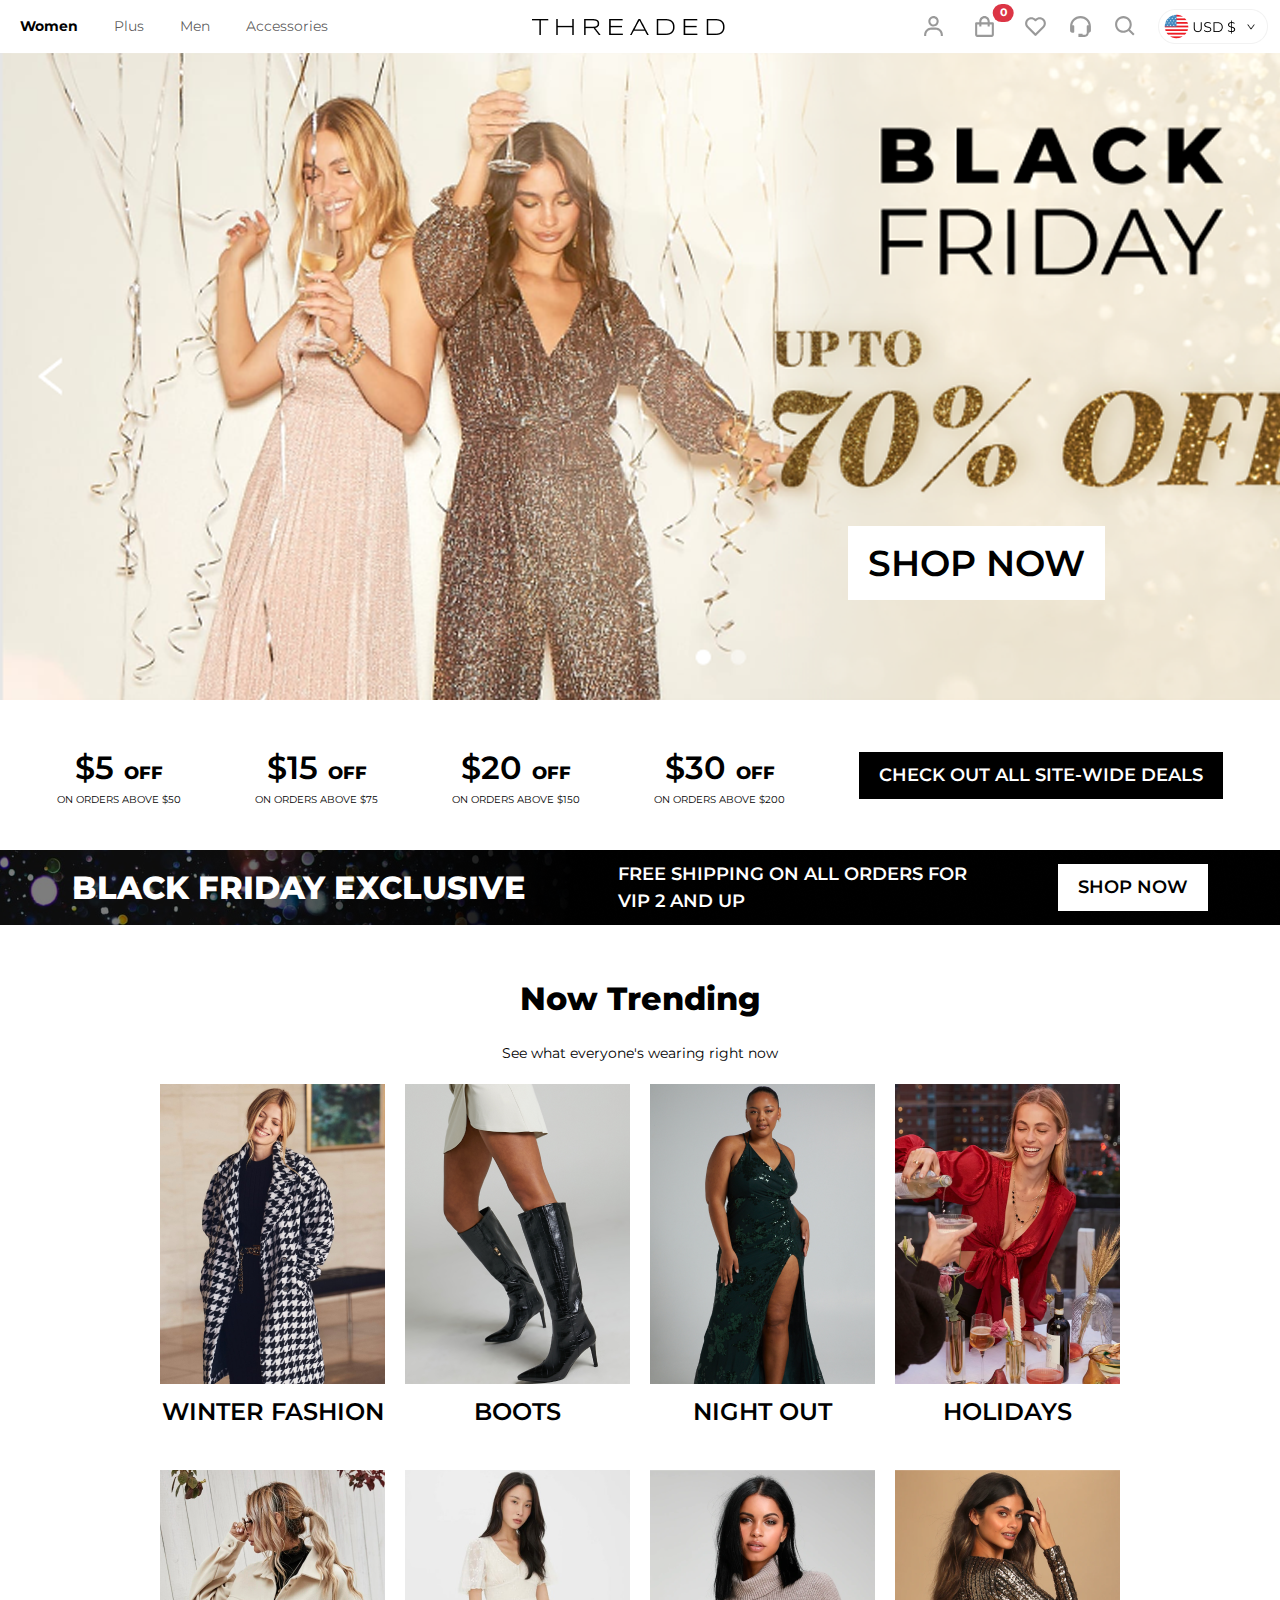
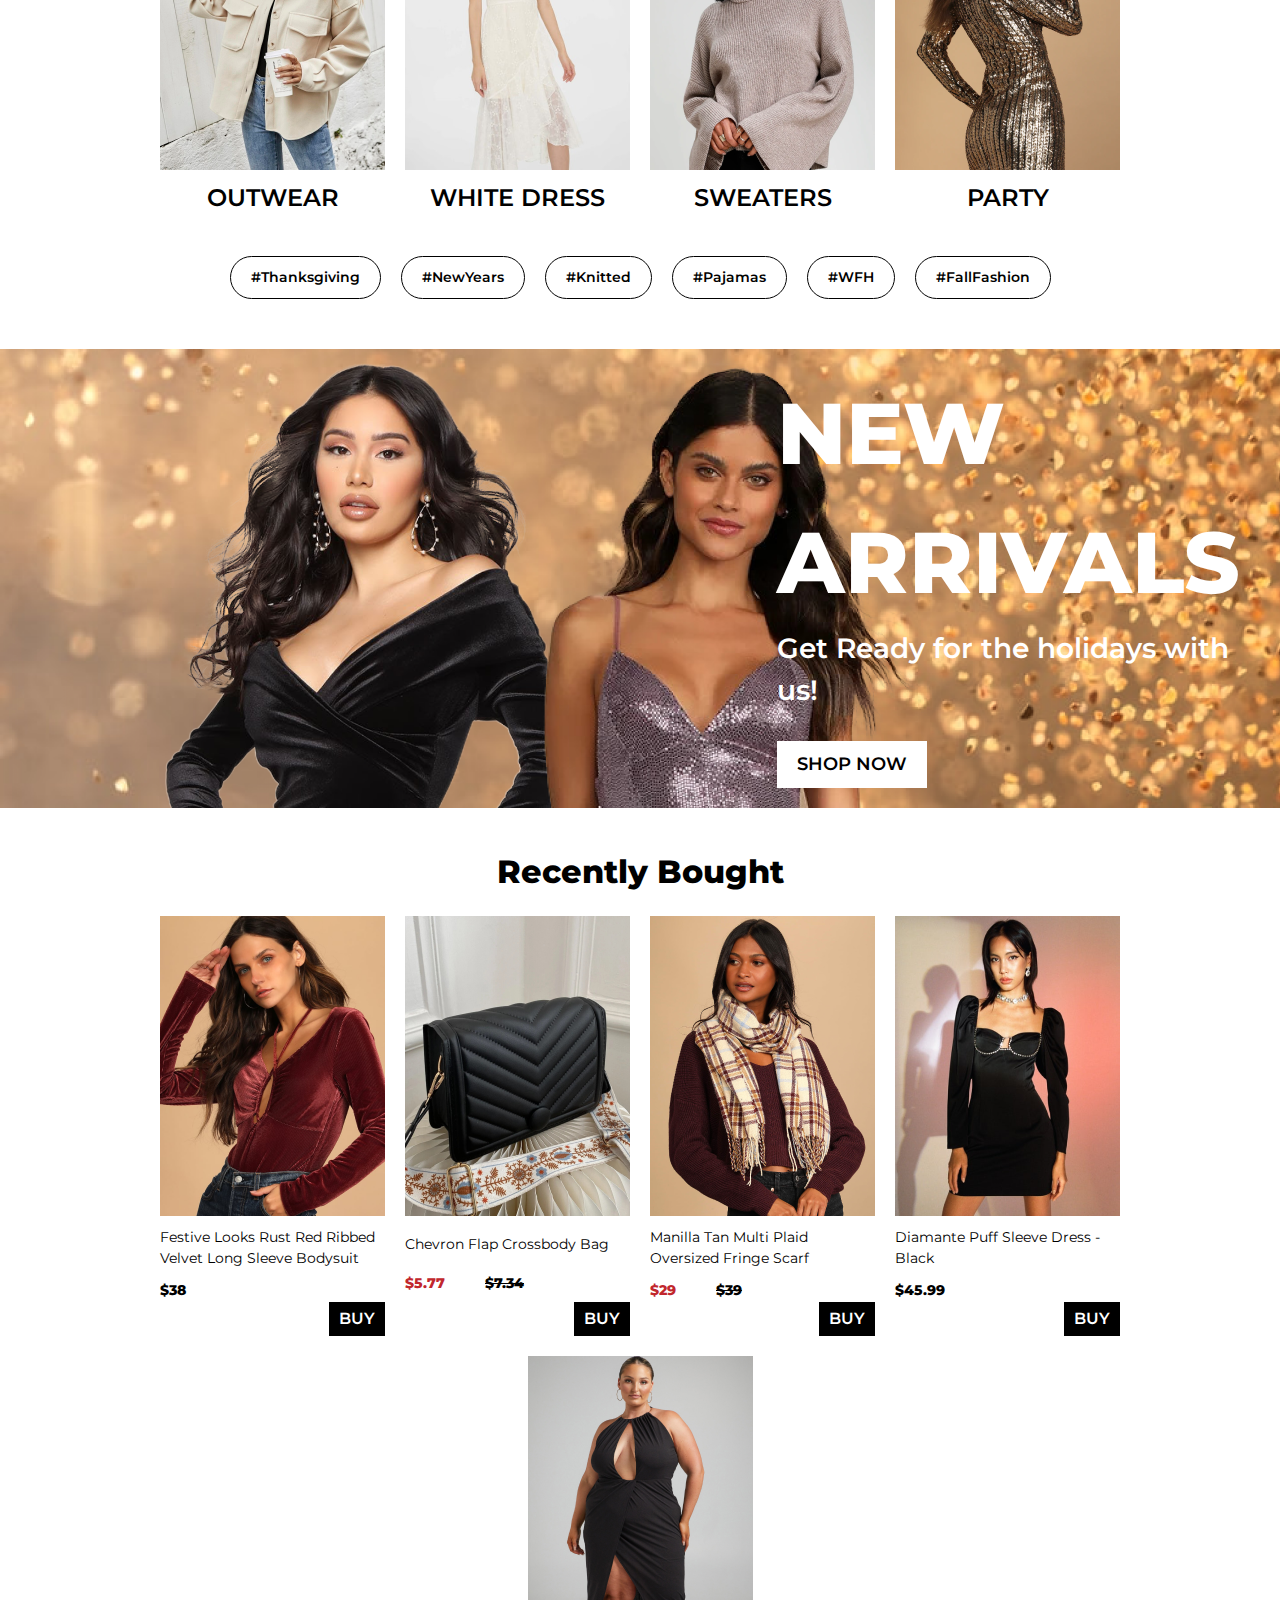
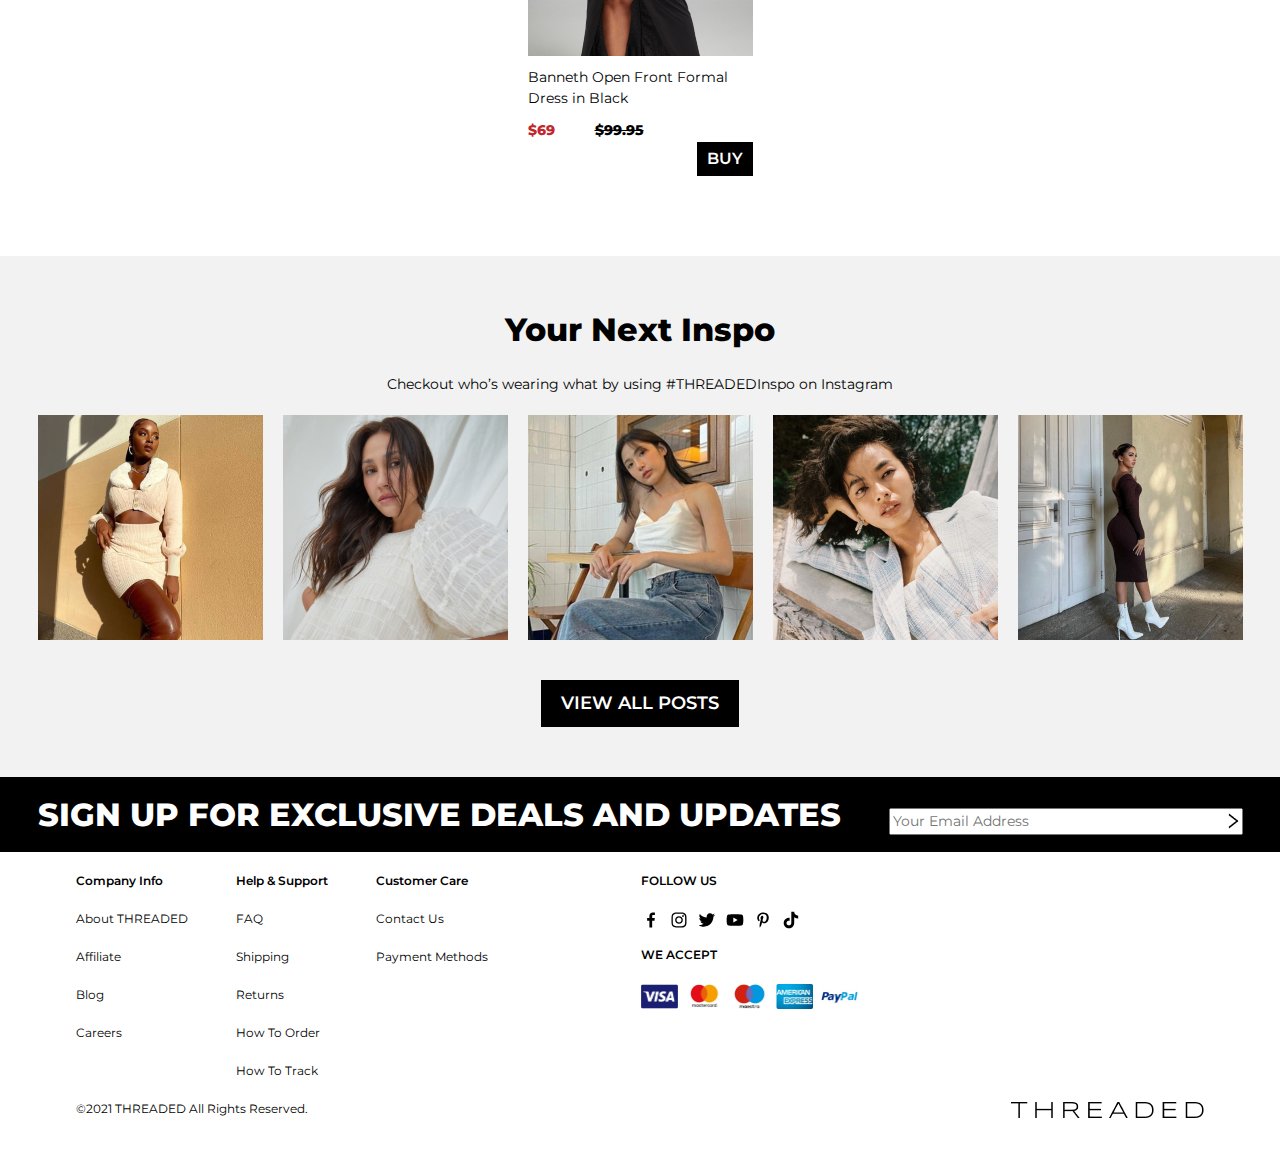
<file: index.html>
<!DOCTYPE html>
<html lang="en">
<head>
    <meta charset="UTF-8">
    <meta name="viewport" content="width=device-width, initial-scale=1.0">
    <link href="https://cdn.jsdelivr.net/npm/bootstrap@5.3.3/dist/css/bootstrap.min.css" rel="stylesheet" integrity="sha384-QWTKZyjpPEjISv5WaRU9OFeRpok6YctnYmDr5pNlyT2bRjXh0JMhjY6hW+ALEwIH" crossorigin="anonymous">
    <script src="https://cdn.jsdelivr.net/npm/bootstrap@5.3.3/dist/js/bootstrap.bundle.min.js" integrity="sha384-YvpcrYf0tY3lHB60NNkmXc5s9fDVZLESaAA55NDzOxhy9GkcIdslK1eN7N6jIeHz" crossorigin="anonymous"></script>
    <link rel="preconnect" href="https://fonts.googleapis.com">
    <link rel="preconnect" href="https://fonts.gstatic.com" crossorigin>
    <link href="https://fonts.googleapis.com/css2?family=Chakra+Petch&family=Montserrat:ital,wght@0,100..900;1,100..900&display=swap" rel="stylesheet">
    <link rel="stylesheet" href="style.css">
    <title>Ehrlich Ecommerce</title>
</head>
<body>
    <!-- NAVBAR -->
    <div class="navbar-container">
        <nav class="navbar navbar-expand-lg bg-body-tertiary">
        <div class="container-fluid">
            <div class="collapse navbar-collapse" id="navbarNav">
            <ul class="navbar-nav">
                <li class="nav-item">
                    <a class="nav-link active" aria-current="page" href="/index.html">Women</a>
                </li>
                <li class="nav-item">
                    <a class="nav-link" href="#">Plus</a>
                </li>
                <li class="nav-item">
                    <a class="nav-link" href="#">Men</a>
                </li>
                <li class="nav-item">
                    <a class="nav-link" href="#">Accessories</a>
                </li>
            </ul>
            </div>
            <div class="logo">
                <img src="assets/logo.png" alt="Logo">
            </div>
            <div class="nav-options d-flex justify-content-end align-items-center">
                <div>
                    <img src="assets/bx_bx-user.svg" alt="user">
                </div>
                <div>
                    <button class="shopping-button border-0" onclick="viewCart()">
                        <img src="assets/bx_bx-shopping-bag.svg" alt="shopping">
                        <span id="addedItems" class="position-absolute top-0 start-100 translate-middle badge rounded-pill bg-danger">
                            0
                        </span>
                        <div class="dropdown-content bg-white position-absolute bottom-0">
                            <div class="dropdown-main bg-white" id="cartItemsContainer">
                                <div id="cartItemsWrapper">
                                    <div id="cartItems" class="mb-3">

                                    </div>
                                    <a class="checkout-button" href="./store.html">BEGIN CHECKOUT</a>
                                </div>
                                
                                <div id="noItems">
                                    No Items in Cart
                                </div>
                            </div>
                        </div>
                    </button>
                </div>
                <div>
                    <img src="assets/bx_bx-heart.svg" alt="heart">
                </div>
                <div>
                    <img src="assets/bx_bx-support.svg" alt="support">
                </div>
                <div>
                    <img src="assets/bx_bx-search.svg" alt="search">
                </div>
                <div class="currency">
                    <img src="assets/currency.png" alt="currency">
                </div>
            </div>
        </div>
        </nav>
    </div>

    <!-- BANNER EXCLUSIVE -->
    <section class="banner">
        <div class="banner-wrapper d-flex justify-content-around">
            <div>
                <img src="assets/bx_bx-crown.svg" alt="crown">
                Exclusive Deals for VIP 2 and up!
            </div>
            <div>
                <img src="assets/bx_bx-star.svg" alt="crown">
                Weekly New Arrivals
            </div>
            <div>
                <img src="assets/mdi_truck-delivery-outline.svg" alt="crown">
                Free Shipping Orders Over $100
            </div>
            <div>
                <img src="assets/bx_bx-map-pin.svg" alt="crown">
                Track Your Order
            </div>
            <div>
                <img src="assets/bx_bx-purchase-tag.svg" alt="crown">
                10% Off On Your First Order!
            </div>
        </div>
    </section>

    <!-- HERO -->
    <section class="hero">
        <div class="hero-wrapper">
            <button class="hero-button bg-white position-absolute">
                SHOP NOW
            </button>
        </div>
    </section>


    <!-- DISCOUNT -->
    <section class="discount">
        <div class="discount-wrapper d-flex justify-content-around align-items-center">
            <div class="d-flex flex-column align-items-center justify-content-center">
                <div class="discount-price font-weight-black"><span class="number">$5</span>OFF</div>
                <div class="discount-details">ON ORDERS ABOVE $50</div>
            </div>
            <div class="d-flex flex-column align-items-center justify-content-center">
                <div class="discount-price font-weight-black"><span class="number">$15</span>OFF</div>
                <div class="discount-details">ON ORDERS ABOVE $75</div>
            </div>
            <div class="d-flex flex-column align-items-center justify-content-center">
                <div class="discount-price font-weight-black"><span class="number">$20</span>OFF</div>
                <div class="discount-details">ON ORDERS ABOVE $150</div>
            </div>
            <div class="d-flex flex-column align-items-center justify-content-center">
                <div class="discount-price font-weight-black"><span class="number">$30</span>OFF</div>
                <div class="discount-details">ON ORDERS ABOVE $200</div>
            </div>
            <div>
                <button class="text-white">
                    CHECK OUT ALL SITE-WIDE DEALS
                </button>
            </div>
        </div>
    </section>

    <!-- VIP -->
    <section class="vip">
        <div class="vip-wrapper d-flex justify-content-between">
            <div class="vip-text-1 d-flex justify-content-center align-items-center text-white flex-grow-1 font-weight-black">BLACK FRIDAY EXCLUSIVE</div>
            <div class="vip-text-2 d-flex align-items-center text-white font-weight-bold">FREE SHIPPING ON ALL ORDERS FOR <br> VIP 2 AND UP</div>
            <div class="vip-action">
                <button class="bg-white font-weight-bold">
                    SHOP NOW
                </button>
            </div>
        </div>
    </section>

    <!-- TRENDING -->
    <section class="trending">
        <div class="trending-wrapper">
            <div class="trending-header text-center">
                <div class="title font-weight-black">Now Trending</div>
                <div class="subtext">See what everyone's wearing right now</div>
            </div>
            <div class="trending-items d-flex flex-wrap justify-content-center">
                <div class="trending-item">
                    <img src="assets/t1.png" alt="trending-1">
                    <div class="trending-item-name text-center">WINTER FASHION</div>
                </div>
                <div class="trending-item">
                    <img src="assets/t2.png" alt="trending-2">
                    <div class="trending-item-name text-center">BOOTS</div>
                </div>
                <div class="trending-item">
                    <img src="assets/t3.png" alt="trending-3">
                    <div class="trending-item-name text-center">NIGHT OUT</div>
                </div>
                <div class="trending-item">
                    <img src="assets/t4.png" alt="trending-4">
                    <div class="trending-item-name text-center">HOLIDAYS</div>
                </div>
            </div>

            <div class="trending-items d-flex flex-wrap justify-content-center">
                <div class="trending-item">
                    <img src="assets/t5.png" alt="trending-1">
                    <div class="trending-item-name text-center">OUTWEAR</div>
                </div>
                <div class="trending-item">
                    <img src="assets/t6.png" alt="trending-2">
                    <div class="trending-item-name text-center">WHITE DRESS</div>
                </div>
                <div class="trending-item">
                    <img src="assets/t7.png" alt="trending-3">
                    <div class="trending-item-name text-center">SWEATERS</div>
                </div>
                <div class="trending-item">
                    <img src="assets/t8.png" alt="trending-4">
                    <div class="trending-item-name text-center">PARTY</div>
                </div>
            </div>

            <div class="hashtags d-flex justify-content-center align-items-center flex-wrap">
                <div class="hashtag-item font-weight-bold">#Thanksgiving</div>
                <div class="hashtag-item font-weight-bold">#NewYears</div>
                <div class="hashtag-item font-weight-bold">#Knitted</div>
                <div class="hashtag-item font-weight-bold">#Pajamas</div>
                <div class="hashtag-item font-weight-bold">#WFH</div>
                <div class="hashtag-item font-weight-bold">#FallFashion</div>
            </div>
        </div>
    </section>

    <!-- ARRIVAL -->
    <section class="arrival">
        <div class="arrival-wrapper d-flex justify-content-end flex-wrap text-white">
            <div class="arrival-details">
                <div class="arrival-header font-weight-black">
                    NEW ARRIVALS
                </div>
                <div class="arrival-text font-weight-bold">
                    Get Ready for the holidays with us!
                </div>
                <div>
                    <button class="bg-white font-weight-bold">SHOP NOW</button>
                </div>
            </div>
        </div>
    </section>

    <!-- RECENTLY BOUGHT -->
    <section class="recently">
        <div class="recently-wrapper text-center">
            <div class="recently-header font-weight-black">
                <div class="title">Recently Bought</div>
            </div>

            <div class="recent-items d-flex flex-wrap justify-content-center">
                <div class="recent-item d-flex flex-column justify-content-between" id="item1">
                    <img src="assets/r1.png" alt="recent-1">
                    <div class="recent-item-name text-start">Festive Looks Rust Red Ribbed Velvet Long Sleeve Bodysuit</div>
                    <div class="prices">
                        <div class="base-price font-weight-black">$38</div>
                    </div>
                    <div class="buy-button d-flex justify-content-end">
                        <button class="border-0" onclick="addToCart()">BUY</button>
                    </div>
                </div>
                <div class="recent-item d-flex flex-column justify-content-between" id="item2">
                    <img src="assets/r2.png" alt="recent-2">
                    <div class="recent-item-name text-start">Chevron Flap Crossbody Bag</div>
                    <div class="prices">
                        <div class="new-price font-weight-black">$5.77</div>
                        <div class="old-price font-weight-black">$7.34</div>
                    </div>
                    <div class="buy-button d-flex justify-content-end">
                        <button class="border-0" onclick="addToCart()">BUY</button>
                    </div>
                </div>
                <div class="recent-item d-flex flex-column justify-content-between" id="item3">
                    <img src="assets/r3.png" alt="recent-3">
                    <div class="recent-item-name text-start">Manilla Tan Multi Plaid Oversized Fringe Scarf</div>
                    <div class="prices">
                        <div class="new-price font-weight-black">$29</div>
                        <div class="old-price font-weight-black">$39</div>
                    </div>
                    <div class="buy-button d-flex justify-content-end">
                        <button class="border-0" onclick="addToCart()">BUY</button>
                    </div>
                </div>
                <div class="recent-item d-flex flex-column justify-content-between" id="item4">
                    <img src="assets/r4.png" alt="recent-4">
                    <div class="recent-item-name text-start">Diamante Puff Sleeve Dress - Black</div>
                    <div class="prices">
                        <div class="base-price font-weight-black">$45.99</div>
                    </div>
                    <div class="buy-button d-flex justify-content-end">
                        <button class="border-0" onclick="addToCart()">BUY</button>
                    </div>
                </div>
                <div class="recent-item d-flex flex-column justify-content-between" id="item5">
                    <img src="assets/r5.png" alt="recent-5">
                    <div class="recent-item-name text-start">Banneth Open Front Formal Dress in Black</div>
                    <div class="prices">
                        <div class="new-price font-weight-black">$69</div>
                        <div class="old-price font-weight-black">$99.95</div>
                    </div>
                    <div class="buy-button d-flex justify-content-end">
                        <button class="border-0" onclick="addToCart()">BUY</button>
                    </div>
                </div>
            </div>
        </div>
    </section>

    <!-- INSPO -->
    <section class="inspo">
        <div class="inspo-wrapper">
            <div class="inspo-header text-center">
                <div class="title font-weight-black">Your Next Inspo</div>
                <div class="subtext">Checkout who’s wearing what by using #THREADEDInspo on Instagram</div>
            </div>

            <div class="inspo-items d-flex flex-wrap justify-content-center">
                <div class="inspo-item">
                    <img src="assets/inspo1.png" alt="inspo1">
                </div>
                <div class="inspo-item">
                    <img src="assets/inspo2.png" alt="inspo2">
                </div>
                <div class="inspo-item">
                    <img src="assets/inspo3.png" alt="inspo3">
                </div>
                <div class="inspo-item">
                    <img src="assets/inspo4.png" alt="inspo4">
                </div>
                <div class="inspo-item">
                    <img src="assets/inspo5.png" alt="inspo5">
                </div>
            </div>
            <div class="inspo-button text-center">
                <button class="text-white">
                    VIEW ALL POSTS
                </button>
            </div>
        </div>
    </section>

    <!-- NEWSLETTER -->
    <section class="newsletter">
        <div class="newsletter-wrapper d-flex gap-5 justify-content-center align-items-center font-weight-black">
            <div class="newsletter-text text-white">
                SIGN UP FOR EXCLUSIVE DEALS AND UPDATES
            </div>
            <div class="input-container">
                <i>
                    <img src="assets/next.png" alt="next">
                </i>
                <input placeholder="Your Email Address"></input>
            </div>
        </div>
    </section>

    <!-- FOOTER -->
    <section c  lass="footer">
        <div class="footer-wrapper d-flex justify-content-around">
            <div class="footer-1">
                <div class="d-flex d-flex justify-content-between gap-5">
                    <div>
                        <div class="footer-header">Company Info</div>
                        <div class="footer-item">About THREADED</div>
                        <div class="footer-item">Affiliate</div>
                        <div class="footer-item">Blog</div>
                        <div class="footer-item">Careers</div>
                    </div>
                    <div>
                        <div class="footer-header">Help & Support</div>
                        <div class="footer-item">FAQ</div>
                        <div class="footer-item">Shipping</div>
                        <div class="footer-item">Returns</div>
                        <div class="footer-item">How To Order</div>
                        <div class="footer-item">How To Track</div>
                    </div>
                    <div>
                        <div class="footer-header">Customer Care</div>
                        <div class="footer-item">Contact Us</div>
                        <div class="footer-item">Payment Methods</div>
                    </div>
                </div>
                <div class="copyright">
                    ©2021 THREADED All Rights Reserved.
                </div>
            </div>
            <div class="footer-2">
                <div>
                    <div class="footer-header">FOLLOW US</div>
                    <div class="social-items d-flex align-items-center gap-2 mb-3">
                        <img src="assets/bx_bxl-facebook.svg" alt="facebook">
                        <img src="assets/bx_bxl-instagram.svg" alt="instagram">
                        <img src="assets/bx_bxl-twitter.svg" alt="twitter">
                        <img src="assets/bx_bxl-youtube.svg" alt="youtube">
                        <img src="assets/bx_bxl-pinterest-alt.svg" alt="pinterest">
                        <img src="assets/bx_bxl-tiktok.svg" alt="tiktok">
                    </div>
                </div>
                <div>
                    <div class="footer-header">WE ACCEPT</div>
                    <div class="social-items d-flex justify-content-center align-items-center gap-2 mb-3">
                        <img class="payment-image" src="assets/pay1.png" alt="visa">
                        <img class="payment-image" src="assets/pay2.png" alt="mastercard">
                        <img class="payment-image" src="assets/pay3.png" alt="maestro">
                        <img class="payment-image" src="assets/pay4.png" alt="american">
                        <img class="payment-image" src="assets/pay5.png" alt="paypal">
                    </div>
                </div>
            </div>
            <div class="footer-3 d-flex justify-content-end align-items-end">
                <img src="assets/logo.png" alt="logo">
            </div>
        </div>

    </section>

    <script src="script.js" type="text/javascript"></script>
</body>
</html>

<script>

</script>
</file>
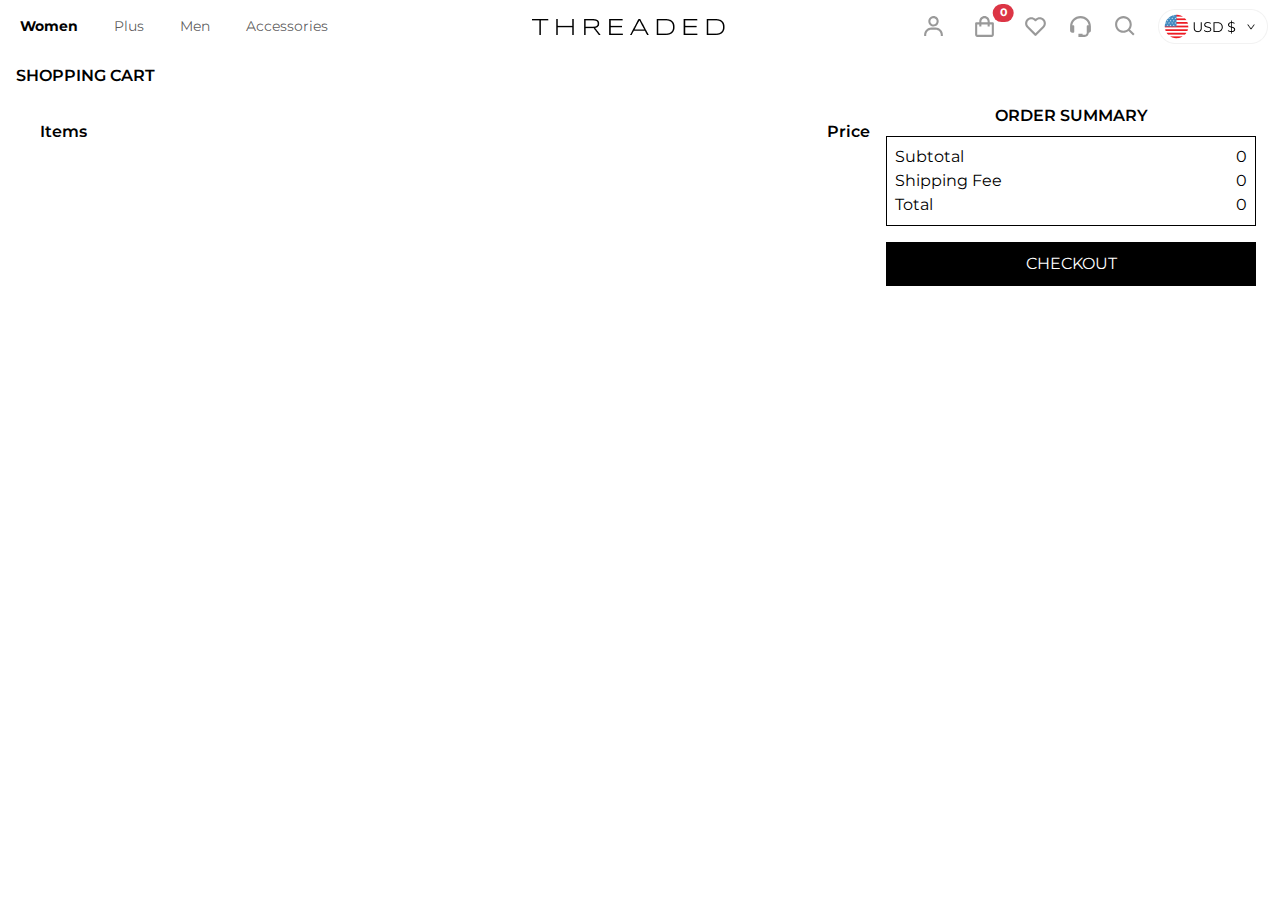
<file: store.html>
<!DOCTYPE html>
<html lang="en">
<head>
    <meta charset="UTF-8">
    <meta name="viewport" content="width=device-width, initial-scale=1.0">
    <link href="https://cdn.jsdelivr.net/npm/bootstrap@5.3.3/dist/css/bootstrap.min.css" rel="stylesheet" integrity="sha384-QWTKZyjpPEjISv5WaRU9OFeRpok6YctnYmDr5pNlyT2bRjXh0JMhjY6hW+ALEwIH" crossorigin="anonymous">
    <script src="https://cdn.jsdelivr.net/npm/bootstrap@5.3.3/dist/js/bootstrap.bundle.min.js" integrity="sha384-YvpcrYf0tY3lHB60NNkmXc5s9fDVZLESaAA55NDzOxhy9GkcIdslK1eN7N6jIeHz" crossorigin="anonymous"></script>
    <link rel="preconnect" href="https://fonts.googleapis.com">
    <link rel="preconnect" href="https://fonts.gstatic.com" crossorigin>
    <link href="https://fonts.googleapis.com/css2?family=Chakra+Petch&family=Montserrat:ital,wght@0,100..900;1,100..900&display=swap" rel="stylesheet">
    <link rel="stylesheet" href="style.css">
    <title>Ehrlich Ecommerce</title>
</head>
<body>
    <div class="navbar-container">
        <nav class="navbar navbar-expand-lg bg-body-tertiary">
        <div class="container-fluid">
            <div class="collapse navbar-collapse" id="navbarNav">
            <ul class="navbar-nav">
                <li class="nav-item">
                    <a class="nav-link active" aria-current="page" href="/index.html">Women</a>
                </li>
                <li class="nav-item">
                    <a class="nav-link" href="#">Plus</a>
                </li>
                <li class="nav-item">
                    <a class="nav-link" href="#">Men</a>
                </li>
                <li class="nav-item">
                    <a class="nav-link" href="#">Accessories</a>
                </li>
            </ul>
            </div>
            <div class="logo">
                <img src="assets/logo.png" alt="Logo">
            </div>
            <div class="nav-options d-flex justify-content-end align-items-center">
                <div>
                    <img src="assets/bx_bx-user.svg" alt="user">
                </div>
                <div>
                    <button class="shopping-button border-0" onclick="viewCart()">
                        <img src="assets/bx_bx-shopping-bag.svg" alt="shopping">
                        <span id="addedItems" class="position-absolute top-0 start-100 translate-middle badge rounded-pill bg-danger">
                            0
                        </span>
                        <div class="dropdown-content position-absolute bottom-0">
                            <div class="dropdown-main bg-white" id="cartItemsContainer">
                                <div id="cartItemsWrapper">
                                    <div id="cartItems" class="mb-3">

                                    </div>
                                    <a class="checkout-button" href="./store.html">BEGIN CHECKOUT</a>
                                </div>
                                
                                <div id="noItems">
                                    No Items in Cart
                                </div>
                            </div>
                        </div>
                    </button>
                </div>
                <div>
                    <img src="assets/bx_bx-heart.svg" alt="heart">
                </div>
                <div>
                    <img src="assets/bx_bx-support.svg" alt="support">
                </div>
                <div>
                    <img src="assets/bx_bx-search.svg" alt="search">
                </div>
                <div class="currency">
                    <img src="assets/currency.png" alt="currency">
                </div>
            </div>
        </div>
        </nav>
    </div>

    <section class="cart">
        <div class="font-weight-bold mt-5 p-3">
            SHOPPING CART
        </div>
        <div class="d-flex px-4">
            <div class="px-3 py-3 flex-grow-1">
                <div class="d-flex justify-content-between font-weight-bold mb-3">
                    <div>Items</div>
                    <div>Price</div>
                </div>
                <div id="checkoutItems">
                    
                </div>
            </div>
            <div class="order-summary border-dark">
                <div class="text-center font-weight-bold mb-2">ORDER SUMMARY</div>
                <div class="summary-box px-2 py-2">
                    <div class="d-flex justify-content-between">
                        <div>Subtotal</div>
                        <div id="subTotal">0</div>
                    </div>
                    <div class="d-flex justify-content-between">
                        <div>Shipping Fee</div>
                        <div>0</div>
                    </div>
                    <div class="d-flex justify-content-between">
                        <div>Total</div>
                        <div id="finalPrice">0</div>
                    </div>
                </div>

                <button class="summary-button mt-3">
                    CHECKOUT
                </button>

            </div>
        </div>
    </section>
    <script src="script.js" type="text/javascript"></script>
    <script src="store.js" type="text/javascript"></script>
</body>
</html>
</file>
<file: style.css>
body{
    font-family: 'Montserrat';
    color: black;
}

/* HELPERS */

.visible{
    display: block !important;
}

.font-weight-bold{
    font-weight: 600;
}

.font-weight-black{
    font-weight: 800;
}

.hidden{
    display: none !important;
}

/* NAVBAR */

.navbar-container{
    position: fixed;
    top: 0;
    width: 100%;
    z-index: 1;
}

.navbar{
    background-color: white !important;
    font-size: 14px;
}

.active{
    font-weight: 700;
}

.navbar-nav{
    gap: 20px;
}

.logo{
    flex-grow: 1;
    text-align: center;
}

.nav-options{
    flex-grow: 1;
    gap: 20px;
}

.nav-options img{
    height: 25px;
    width: 25px;
}

.currency img{
    height: 35px;
    width: 110px;
}

.shopping-button{
    background-color: unset;
    position: relative;
    display: inline-block;
}

.dropdown-content{
    display: block;
    top:30px;
    transform: translateX(-50%);
    min-width: 400px;
}

.dropdown-main{
    padding: 20px;
    z-index: 1;
}

#cartItems img{
    height: 100px !important;
    width: 80px !important;
}

#cartItemsWrapper .checkout-button{
    background-color: black;
    color: white;
    font-weight: 600;
    cursor: pointer;
    padding: 10px 20px;
    text-decoration: none;
    margin-top: 20px;
    width: 100%;
    display: block;
}

#cartItems .item-details{
    height: 100px;
    text-align: left;
    padding: 0 5px;
}

#cartItems .item-name{
    font-weight: 600;
}

#cartItemsContainer{
    display: none;
}

/* BANNER */

.banner-wrapper{
    background-color: #F2F2F2;
    padding: 10px;
    font-size: 12px;
}

/* HERO */
.hero-wrapper{
    background-image: url("./assets/hero.png");
    background-size: cover;
    height: 650px;
    position: relative;
}

.hero-button{
    border: none;
    color: black;
    right: 175px;
    bottom: 100px;
    font-size: 36px;
    padding: 10px 20px;
    font-weight: 600;
}

/* DISCOUNT */

.discount-wrapper{
    padding: 20px;
    height: 150px;
}

.discount-price{
    font-size: 18px;
}

.discount-price .number{
    font-size: 32px;
    font-weight: 600;
    margin-right: 10px;
}

.discount-details{
    font-size: 10px;
}

.discount button{
    background-color: black;
    border: none;
    padding: 10px 20px;
    font-size: 18px;
    font-weight: 600;
}

/* VIP */

.vip-wrapper{
    background-image: url("./assets/vip.png");
    height: 75px;
    gap: 20px;
}

.vip-text-1{
    font-size: 32px;
}

.vip-text-2{
    font-size: 18px;
}

.vip-action{
    flex-grow: 1;
    display: flex;
    justify-content: center;
    align-items: center;
}

.vip-action button{
    border: none;
    padding: 10px 20px;
    font-size: 18px;
}

/* TRENDING */

.trending-wrapper{
    padding-top: 50px;
    padding-bottom: 50px;
}

.trending-header .title{
    font-size: 32px;
    margin-bottom: 20px;
}

.trending-header .subtext{
    font-size: 14px;
    margin-bottom: 20px;
}

.trending-items{
    gap: 20px;
    margin-bottom: 40px;
}

.trending-item-name{
    font-size: 24px;
    font-weight: 600;
    margin-top: 10px;
}

.hashtags{
    gap: 20px;
}

.hashtag-item{
    padding: 10px 20px;
    border-radius: 50px;
    border: 1px solid black;
    font-size: 14px;
}

/* ARRIVAL */

.arrival-wrapper{
    background-image: url("./assets/arrival.png");
    background-size: cover;
}

.arrival-details{
    flex-basis: 35%;
    margin: 20px 40px;
}

.arrival-header{
    font-size: 86px;
}

.arrival-text{
    font-size: 28px;
    margin-bottom: 30px;
}

.arrival button{
    border: none;
    padding: 10px 20px;
    font-size: 18px;
}

/* RECENTLY BOUGHT */

.recently-wrapper{
    padding: 40px;
}

.recently-header{
    font-size: 32px;
    margin-bottom: 20px;
}

.recent-items{
    gap: 20px;
    margin-bottom: 40px;
}

.recent-item{
    flex-basis: 15%;
    height: 420px;
}

.recent-item-name{
    font-size: 14px;
    margin-top: 10px;
    margin-bottom: 10px;
}

.recent-item .prices{
    display: flex;
    gap: 40px;
}

.recent-item .base-price{
    font-size: 14px;
}

.recent-item .old-price{
    font-size: 14px;
    text-decoration: line-through;
}

.recent-item .new-price{
    color: #C1272D;
    font-size: 14px;
}

.buy-button button{
    background-color: black;
    color: white;
    padding: 5px 10px;
    font-weight: 600;
}

/* INSPO */

.inspo-wrapper{
    padding-top: 50px;
    padding-bottom: 50px;
    background-color: #F2F2F2;
}

.inspo-header .title{
    font-size: 32px;
    margin-bottom: 20px;
}

.inspo-header .subtext{
    font-size: 14px;
    margin-bottom: 20px;
}

.inspo-items{
    gap: 20px;
    margin-bottom: 40px;
}

.inspo-button button{
    background-color: black;
    border: none;
    font-size: 18px;
    font-weight: 600;
    padding: 10px 20px;
}

/* NEWSLETTER */

.newsletter-wrapper{
    background-color: black;
    font-size: 32px;
    height: 75px;
}

.newsletter input{
    font-size: 14px;
    width: 354px;
    padding-right: 10px;
}

.input-container{
    position: relative;
}

.input-container i{
    position: absolute;
    right: 0;
    top: 4px;
}

.footer-wrapper{
    padding-bottom: 40px;
}

.footer-1{
    padding-top: 20px;
}

.footer-2{
    padding-top: 20px;
}

.footer-header{
    font-weight: 600;
    font-size: 12px;
    margin-bottom: 20px;
}

.footer-item{
    font-size: 12px;
    margin-bottom: 20px;
    cursor: pointer;
}

.payment-image{
    width: 37px;
    height: 25px;
}

.copyright{
    font-size: 12px;
}

/* SHOPPING CART */

.text-underline{
    text-decoration: underline;
}

.cart-item-image img{
    height: 150px;
}

.cart-actions{
    cursor: pointer;
}

.order-summary{
    flex-basis: 30%;
}

.summary-box{
    border: 1px solid black;
}

.summary-button{
    background-color: black;
    color: white;
    border: none;
    width: 100%;
    padding: 10px;
}
</file>
